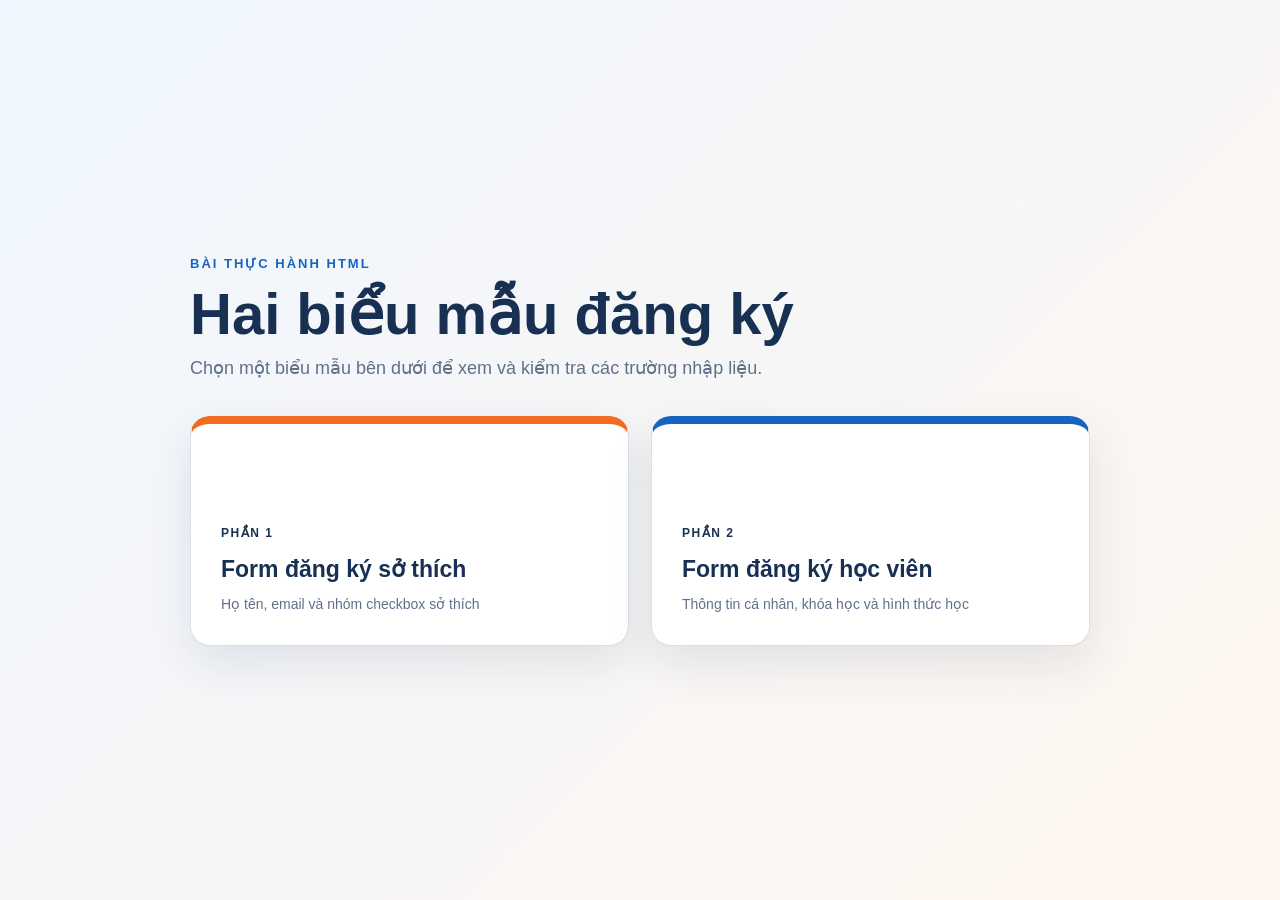
<file: index.html>
<!DOCTYPE html>
<html lang="vi">
<head>
    <meta charset="UTF-8">
    <meta name="viewport" content="width=device-width, initial-scale=1.0">
    <title>Bài thực hành HTML Form</title>
    <link rel="stylesheet" href="styles.css">
</head>
<body class="home-page">
    <main class="home-shell">
        <p class="eyebrow">BÀI THỰC HÀNH HTML</p>
        <h1>Hai biểu mẫu đăng ký</h1>
        <p class="home-description">
            Chọn một biểu mẫu bên dưới để xem và kiểm tra các trường nhập liệu.
        </p>

        <div class="form-links">
            <a class="form-link form-link-orange" href="hobby-form.html">
                <span>PHẦN 1</span>
                <strong>Form đăng ký sở thích</strong>
                <small>Họ tên, email và nhóm checkbox sở thích</small>
            </a>

            <a class="form-link form-link-blue" href="student-registration.html">
                <span>PHẦN 2</span>
                <strong>Form đăng ký học viên</strong>
                <small>Thông tin cá nhân, khóa học và hình thức học</small>
            </a>
        </div>
    </main>
</body>
</html>
</file>
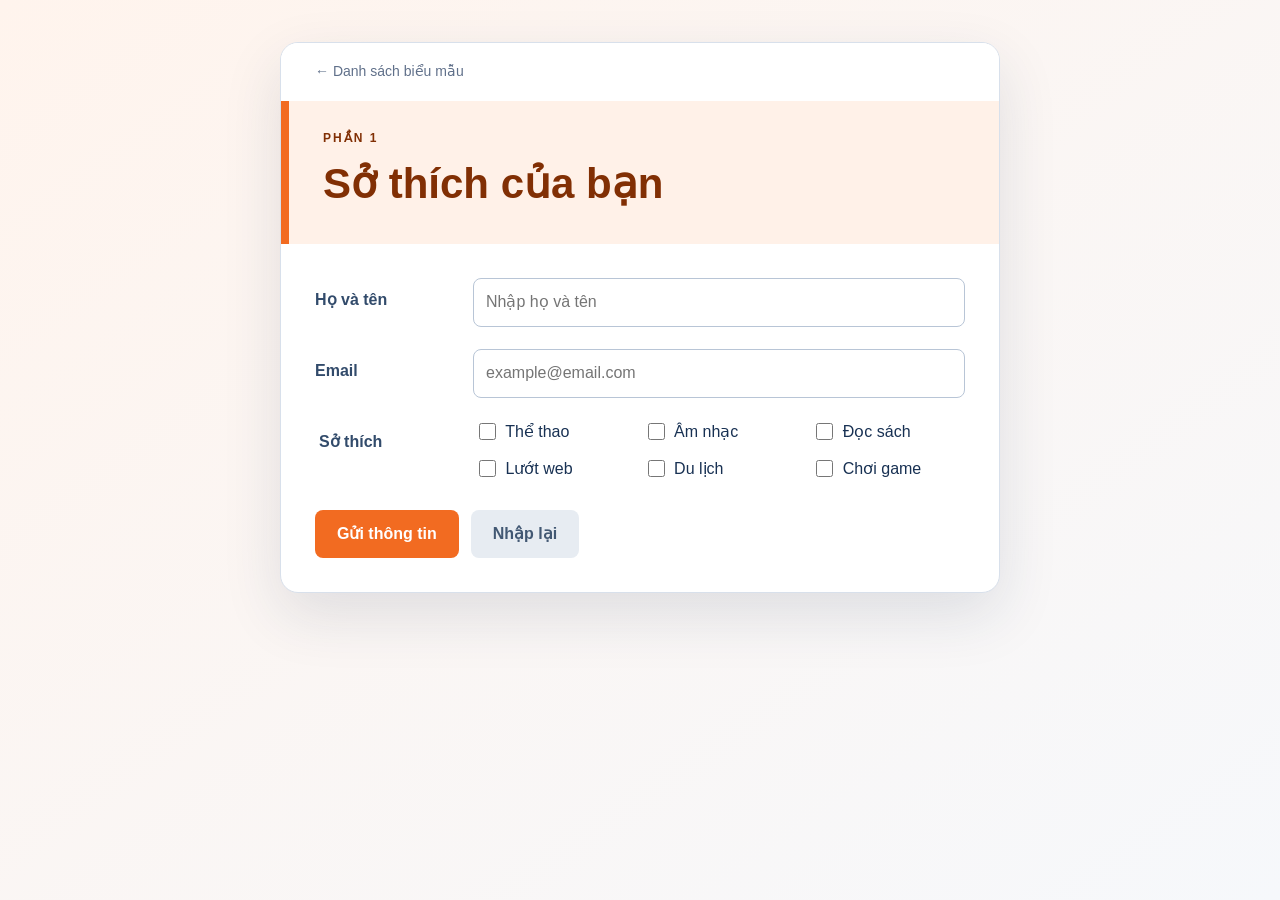
<file: hobby-form.html>
<!DOCTYPE html>
<html lang="vi">
<head>
    <meta charset="UTF-8">
    <meta name="viewport" content="width=device-width, initial-scale=1.0">
    <title>Form đăng ký sở thích</title>
    <link rel="stylesheet" href="styles.css">
</head>
<body class="form-page hobby-page">
    <main class="form-card form-card-small">
        <a class="back-link" href="index.html">← Danh sách biểu mẫu</a>

        <header class="form-header form-header-orange">
            <p>PHẦN 1</p>
            <h1>Sở thích của bạn</h1>
        </header>

        <form action="#" method="GET">
            <div class="form-row">
                <label for="yourname">Họ và tên</label>
                <input type="text" id="yourname" name="yourname" placeholder="Nhập họ và tên" required>
            </div>

            <div class="form-row">
                <label for="email">Email</label>
                <input type="email" id="email" name="email" placeholder="example@email.com" required>
            </div>

            <fieldset class="form-row">
                <legend>Sở thích</legend>
                <div class="choice-grid choice-grid-three hobby-choices">
                    <label><input type="checkbox" name="hobby" value="sports"> Thể thao</label>
                    <label><input type="checkbox" name="hobby" value="music"> Âm nhạc</label>
                    <label><input type="checkbox" name="hobby" value="reading"> Đọc sách</label>
                    <label><input type="checkbox" name="hobby" value="web"> Lướt web</label>
                    <label><input type="checkbox" name="hobby" value="travel"> Du lịch</label>
                    <label><input type="checkbox" name="hobby" value="games"> Chơi game</label>
                </div>
            </fieldset>

            <div class="form-actions">
                <button type="submit" class="button button-orange">Gửi thông tin</button>
                <button type="reset" class="button button-muted">Nhập lại</button>
            </div>
        </form>
    </main>
</body>
</html>
</file>
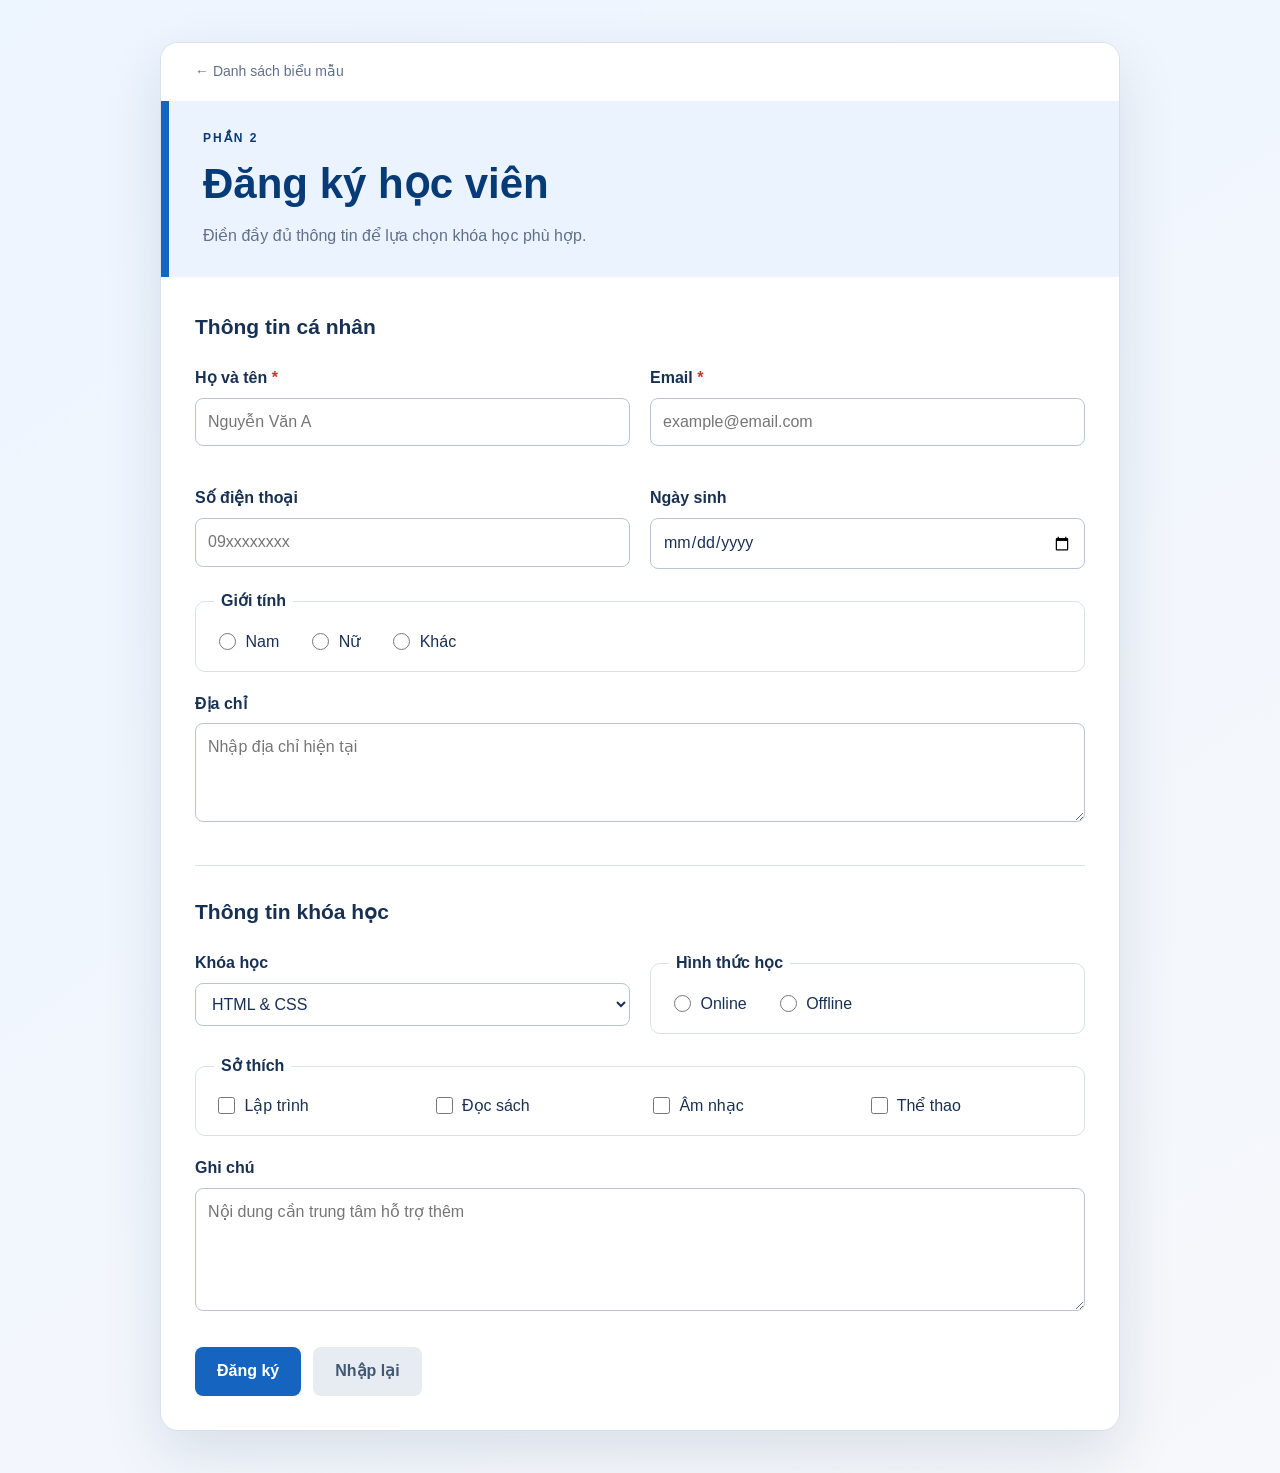
<file: student-registration.html>
<!DOCTYPE html>
<html lang="vi">
<head>
    <meta charset="UTF-8">
    <meta name="viewport" content="width=device-width, initial-scale=1.0">
    <title>Form đăng ký học viên</title>
    <link rel="stylesheet" href="styles.css">
</head>
<body class="form-page student-page">
    <main class="form-card form-card-large">
        <a class="back-link" href="index.html">← Danh sách biểu mẫu</a>

        <header class="form-header form-header-blue">
            <p>PHẦN 2</p>
            <h1>Đăng ký học viên</h1>
            <span>Điền đầy đủ thông tin để lựa chọn khóa học phù hợp.</span>
        </header>

        <form action="#" method="GET">
            <section class="form-section">
                <h2>Thông tin cá nhân</h2>

                <div class="two-columns">
                    <div class="form-field">
                        <label for="fullname">Họ và tên <span>*</span></label>
                        <input type="text" id="fullname" name="fullname" placeholder="Nguyễn Văn A" required>
                    </div>

                    <div class="form-field">
                        <label for="student-email">Email <span>*</span></label>
                        <input type="email" id="student-email" name="email" placeholder="example@email.com" required>
                    </div>

                    <div class="form-field">
                        <label for="phone">Số điện thoại</label>
                        <input type="text" id="phone" name="phone" placeholder="09xxxxxxxx">
                    </div>

                    <div class="form-field">
                        <label for="birthday">Ngày sinh</label>
                        <input type="date" id="birthday" name="birthday">
                    </div>
                </div>

                <fieldset class="inline-fieldset">
                    <legend>Giới tính</legend>
                    <div class="choice-row">
                        <label><input type="radio" name="gender" value="male"> Nam</label>
                        <label><input type="radio" name="gender" value="female"> Nữ</label>
                        <label><input type="radio" name="gender" value="other"> Khác</label>
                    </div>
                </fieldset>

                <div class="form-field">
                    <label for="address">Địa chỉ</label>
                    <textarea id="address" name="address" rows="3" placeholder="Nhập địa chỉ hiện tại"></textarea>
                </div>
            </section>

            <section class="form-section">
                <h2>Thông tin khóa học</h2>

                <div class="two-columns">
                    <div class="form-field">
                        <label for="course">Khóa học</label>
                        <select id="course" name="course">
                            <option value="html-css">HTML &amp; CSS</option>
                            <option value="javascript">JavaScript</option>
                            <option value="java">Java</option>
                            <option value="python">Python</option>
                        </select>
                    </div>

                    <fieldset class="inline-fieldset compact-fieldset">
                        <legend>Hình thức học</legend>
                        <div class="choice-row">
                            <label><input type="radio" name="study_type" value="online"> Online</label>
                            <label><input type="radio" name="study_type" value="offline"> Offline</label>
                        </div>
                    </fieldset>
                </div>

                <fieldset class="inline-fieldset">
                    <legend>Sở thích</legend>
                    <div class="choice-grid choice-grid-four">
                        <label><input type="checkbox" name="hobby" value="coding"> Lập trình</label>
                        <label><input type="checkbox" name="hobby" value="reading"> Đọc sách</label>
                        <label><input type="checkbox" name="hobby" value="music"> Âm nhạc</label>
                        <label><input type="checkbox" name="hobby" value="sports"> Thể thao</label>
                    </div>
                </fieldset>

                <div class="form-field">
                    <label for="note">Ghi chú</label>
                    <textarea id="note" name="note" rows="4" placeholder="Nội dung cần trung tâm hỗ trợ thêm"></textarea>
                </div>
            </section>

            <div class="form-actions">
                <button type="submit" class="button button-blue">Đăng ký</button>
                <button type="reset" class="button button-muted">Nhập lại</button>
            </div>
        </form>
    </main>
</body>
</html>
</file>
<file: styles.css>
:root {
    --ink: #183153;
    --muted: #60708a;
    --line: #d8e0eb;
    --surface: #ffffff;
    --orange: #f26b21;
    --orange-dark: #cf4f0c;
    --orange-soft: #fff1e8;
    --blue: #1565c0;
    --blue-dark: #0d47a1;
    --blue-soft: #eaf3ff;
}

* {
    box-sizing: border-box;
}

body {
    margin: 0;
    color: var(--ink);
    font-family: "Lucida Grande", "Lucida Sans Unicode", Tahoma, sans-serif;
    line-height: 1.55;
}

.home-page {
    min-height: 100vh;
    display: grid;
    place-items: center;
    padding: 32px 20px;
    background: linear-gradient(135deg, #eff6ff 0%, #fff6ef 100%);
}

.home-shell {
    width: min(900px, 100%);
}

.eyebrow {
    margin: 0;
    color: var(--blue);
    font-size: 13px;
    font-weight: bold;
    letter-spacing: 2px;
}

.home-shell h1 {
    margin: 8px 0;
    font-size: clamp(32px, 6vw, 58px);
    line-height: 1.12;
}

.home-description {
    margin: 0 0 34px;
    color: var(--muted);
    font-size: 18px;
}

.form-links {
    display: grid;
    grid-template-columns: repeat(2, 1fr);
    gap: 22px;
}

.form-link {
    min-height: 230px;
    display: flex;
    flex-direction: column;
    justify-content: flex-end;
    padding: 30px;
    color: var(--ink);
    text-decoration: none;
    border: 1px solid var(--line);
    border-radius: 20px;
    background: var(--surface);
    box-shadow: 0 18px 45px rgba(24, 49, 83, 0.1);
    transition: transform 0.2s ease, box-shadow 0.2s ease;
}

.form-link:hover,
.form-link:focus-visible {
    transform: translateY(-5px);
    box-shadow: 0 24px 55px rgba(24, 49, 83, 0.16);
}

.form-link-orange { border-top: 8px solid var(--orange); }
.form-link-blue { border-top: 8px solid var(--blue); }
.form-link span { font-size: 12px; font-weight: bold; letter-spacing: 1.5px; }
.form-link strong { margin: 10px 0 6px; font-size: 23px; }
.form-link small { color: var(--muted); font-size: 14px; }

.form-page {
    min-height: 100vh;
    padding: 42px 20px;
    background: #f3f6fa;
}

.hobby-page { background: linear-gradient(145deg, #fff4ed, #f6f8fb); }
.student-page { background: linear-gradient(145deg, #edf5ff, #f6f8fb); }

.form-card {
    margin: 0 auto;
    overflow: hidden;
    background: var(--surface);
    border: 1px solid var(--line);
    border-radius: 18px;
    box-shadow: 0 22px 60px rgba(24, 49, 83, 0.12);
}

.form-card-small { max-width: 720px; }
.form-card-large { max-width: 960px; }

.back-link {
    display: block;
    padding: 18px 34px;
    color: var(--muted);
    font-size: 14px;
    text-decoration: none;
    background: #fff;
}

.back-link:hover { color: var(--blue); }

.form-header {
    padding: 28px 34px;
}

.form-header-orange { color: #812f04; background: var(--orange-soft); border-left: 8px solid var(--orange); }
.form-header-blue { color: #073b78; background: var(--blue-soft); border-left: 8px solid var(--blue); }
.form-header p { margin: 0 0 4px; font-size: 12px; font-weight: bold; letter-spacing: 2px; }
.form-header h1 { margin: 0; font-size: clamp(28px, 5vw, 42px); }
.form-header span { display: block; margin-top: 8px; color: var(--muted); }

form {
    padding: 34px;
}

.form-section + .form-section {
    margin-top: 36px;
    padding-top: 30px;
    border-top: 1px solid var(--line);
}

.form-section h2 {
    margin: 0 0 22px;
    font-size: 21px;
}

.form-row {
    display: grid;
    grid-template-columns: 140px 1fr;
    align-items: start;
    gap: 18px;
    margin-bottom: 22px;
    padding: 0;
    border: 0;
}

.form-row > label,
.form-row > legend {
    padding-top: 10px;
    color: #324b6b;
    font-weight: bold;
}

.form-row > legend { float: left; width: 140px; }

.two-columns {
    display: grid;
    grid-template-columns: repeat(2, 1fr);
    gap: 20px;
}

.form-field {
    margin-bottom: 20px;
}

.form-field label {
    display: block;
    margin-bottom: 7px;
    font-weight: bold;
}

.form-field label span { color: #d32f2f; }

input[type="text"],
input[type="email"],
input[type="date"],
select,
textarea {
    width: 100%;
    padding: 11px 12px;
    color: var(--ink);
    font: inherit;
    border: 1px solid #b8c5d6;
    border-radius: 8px;
    background: #fff;
}

input:focus,
select:focus,
textarea:focus {
    outline: 3px solid rgba(21, 101, 192, 0.15);
    border-color: var(--blue);
}

textarea { resize: vertical; }

.inline-fieldset {
    margin: 0 0 20px;
    padding: 16px 18px;
    border: 1px solid var(--line);
    border-radius: 10px;
}

.inline-fieldset legend {
    padding: 0 7px;
    font-weight: bold;
}

.compact-fieldset { align-self: start; }

.choice-row {
    display: flex;
    flex-wrap: wrap;
    gap: 14px 28px;
}

.choice-grid {
    display: grid;
    gap: 12px 18px;
}

.choice-grid-three { grid-template-columns: repeat(3, 1fr); }
.choice-grid-four { grid-template-columns: repeat(4, 1fr); }
.choice-grid label,
.choice-row label { cursor: pointer; }

input[type="checkbox"],
input[type="radio"] {
    width: 17px;
    height: 17px;
    margin-right: 5px;
    vertical-align: -3px;
    accent-color: var(--blue);
}

.hobby-choices input { accent-color: var(--orange); }

.form-actions {
    display: flex;
    gap: 12px;
    margin-top: 28px;
}

.button {
    padding: 12px 22px;
    color: white;
    font: inherit;
    font-weight: bold;
    border: 0;
    border-radius: 8px;
    cursor: pointer;
}

.button-orange { background: var(--orange); }
.button-orange:hover { background: var(--orange-dark); }
.button-blue { background: var(--blue); }
.button-blue:hover { background: var(--blue-dark); }
.button-muted { color: #425873; background: #e7ecf2; }
.button-muted:hover { background: #d9e0e9; }

@media (max-width: 700px) {
    .form-links,
    .two-columns,
    .choice-grid-three,
    .choice-grid-four {
        grid-template-columns: 1fr;
    }

    .form-page { padding: 18px 10px; }
    .back-link, .form-header, form { padding-left: 20px; padding-right: 20px; }

    .form-row {
        grid-template-columns: 1fr;
        gap: 8px;
    }

    .form-row > label,
    .form-row > legend { padding-top: 0; }
    .form-row > legend { float: none; width: auto; }

    .form-actions { flex-direction: column; }
    .button { width: 100%; }
}
</file>
